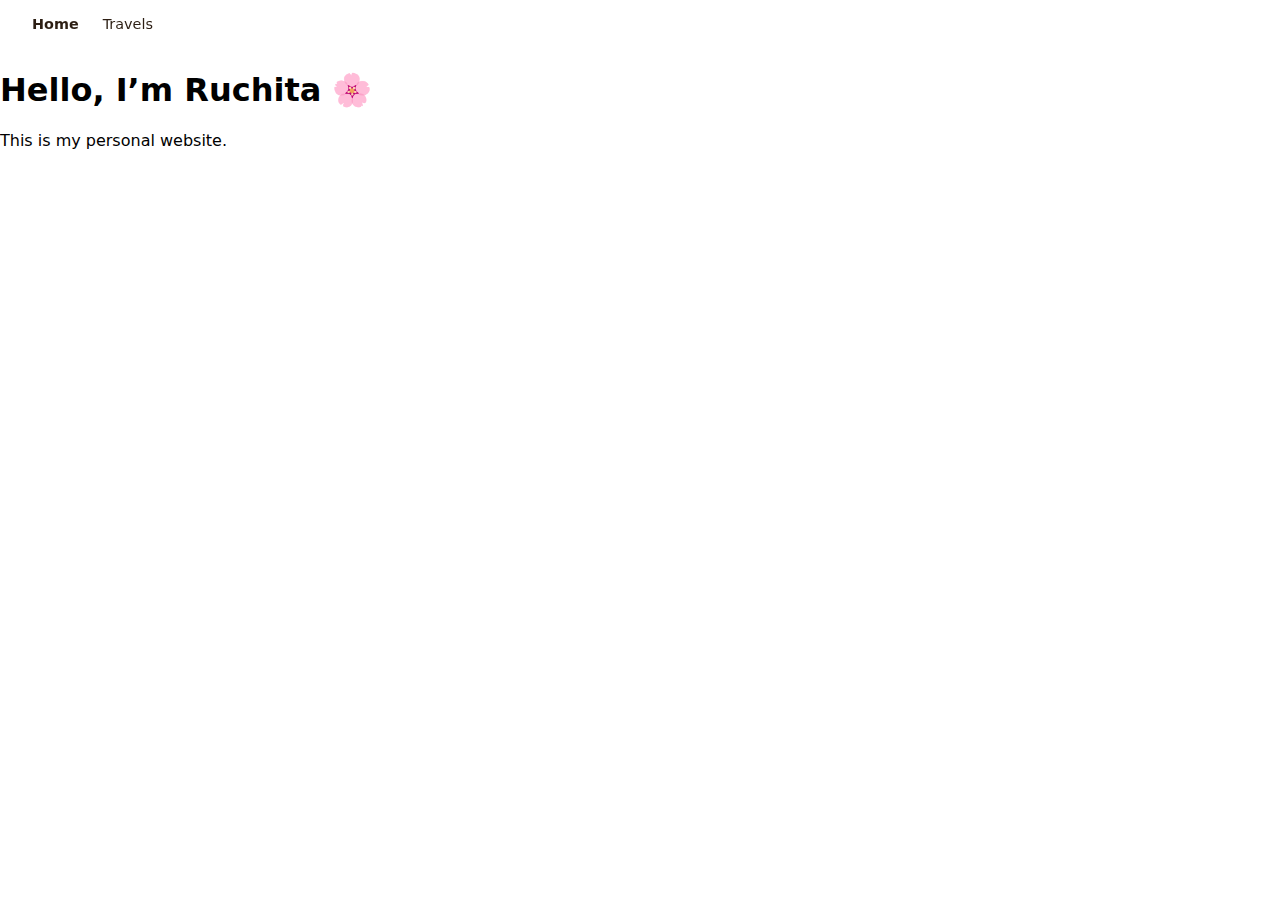
<file: index.html>
<!DOCTYPE html>
<html lang="en">
<head>
  <meta charset="UTF-8" />
  <title>Ruchita Natarajan</title>
  <meta name="viewport" content="width=device-width, initial-scale=1.0" />

  <link href="https://fonts.googleapis.com/css2?family=Shadows+Into+Light&display=swap" rel="stylesheet">
  <link rel="stylesheet" href="css/index.css">
</head>
<body>


<main>
  <h1>Hello, I’m Ruchita 🌸</h1>
  <p>This is my personal website.</p>
</main>
<script src="/js/nav.js"></script>

</body>
</html>
</file>
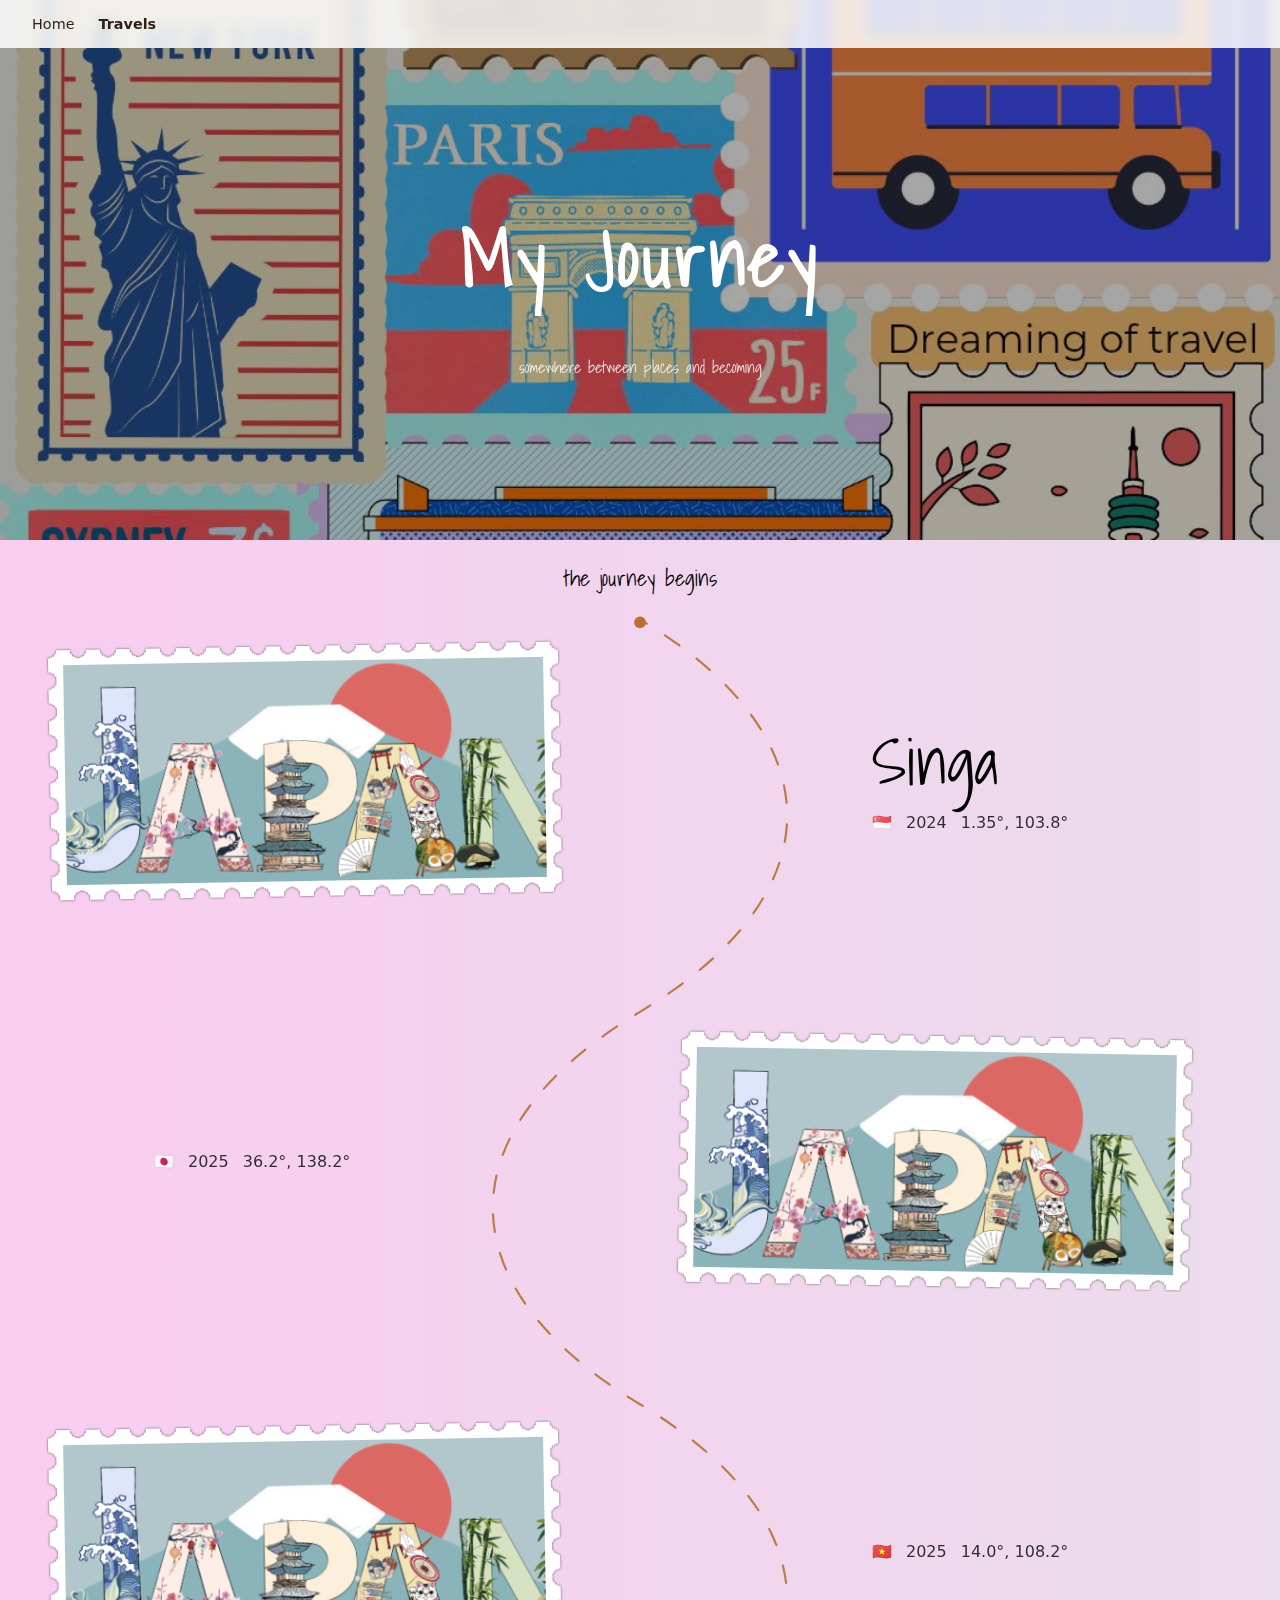
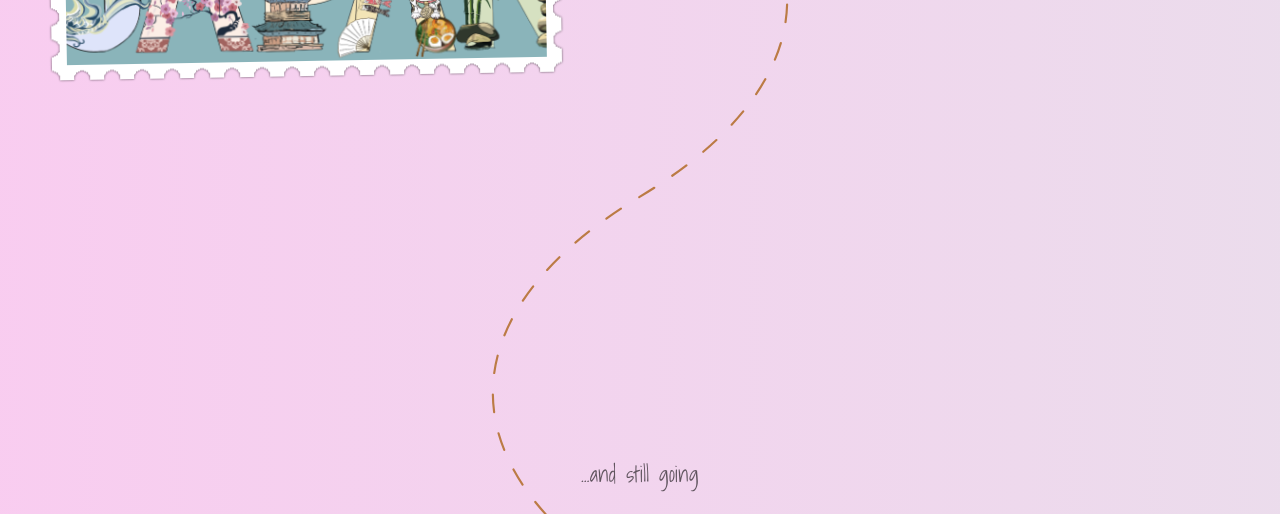
<file: travel.html>
<!DOCTYPE html>
<html lang="en">
<head>
  <meta charset="UTF-8" />
  <title>My Journey</title>
  <meta name="viewport" content="width=device-width, initial-scale=1.0" />

  <link href="https://fonts.googleapis.com/css2?family=Shadows+Into+Light&display=swap" rel="stylesheet">
  <link rel="stylesheet" href="css/travel.css">
</head>
<body>
 

<header class="hero">
  <h1>My Journey</h1>
  <p>somewhere between places and becoming</p>

</header>
<section class="journey-wrap">  
<main class="journey">
  <p class="intro journey-intro">the journey begins</p>
 
  <svg id="journey-svg"></svg>

  <div id="countries"></div>

</main>

<script src="js/travel.js"></script>
<p class="journey-end">…and still going</p>
</section>
<script src="/js/nav.js"></script>

</body>
</html>
</file>
<file: css/index.css>
/* .stop {
  display: grid;
  grid-template-columns: 1fr 1fr;
  margin-bottom: 80px;
}

.stop.left .content {
  grid-column: 1;
  justify-self: end;
  margin-right: 60px;
}

.stop.right .content {
  grid-column: 2;
  justify-self: start;
  margin-left: 60px;
}

.content {
  position: relative;
  background: white;
  width: 300px;
  padding: 16px;
  border-radius: 16px;
  box-shadow: 0 12px 30px rgba(0,0,0,0.1);
} */

.main-nav {
  position: absolute;
  top: 0;
  left: 0;
  width: 100%;
  z-index: 2000;

  display: flex;
  gap: 24px;
  padding: 16px 32px;

  background: rgba(255,255,255,0.85);
  backdrop-filter: blur(6px);
}

.main-nav a {
  text-decoration: none;
  color: #2d1f14;
  font-size: 0.9rem;
}

.main-nav a.active {
  font-weight: 600;
}
body {
  margin: 0;
  padding-top: 50px;
  font-family: system-ui, sans-serif;
 /* overflow-x: hidden;  */
}

video {
  width: 100%;
  height: auto;
  display: block;
}
</file>
<file: css/travel.css>
* {
  box-sizing: border-box;
}
body {
  margin: 0;
  font-family: system-ui, sans-serif;
    padding: 0;
overflow-x: hidden;
}

/* ================= HERO ================= */

.hero {
  height: 60vh;
  background:
    linear-gradient(rgba(0,0,0,0.35), rgba(0,0,0,0.35)),
    url("../images/hero.jpg") center / cover no-repeat fixed;
  color: white;
  display: flex;
  flex-direction: column;
  justify-content: center;
  text-align: center;
}
.hero h1 {
  font-size: clamp(3rem, 6vw, 5rem);
  letter-spacing: 0.04em;
    font-family: 'Shadows Into Light', cursive;

}
.hero p {
  margin-top: -16px;
  font-family: 'Shadows Into Light', cursive;
  opacity: 0.85;
}

.intro {
  font-family: 'Shadows Into Light', cursive;
  font-size: 1.4rem;
}

/* ================= JOURNEY ================= */

.journey {
  position: relative;
  max-width: 1100px;
  margin: 0 auto;
  padding: 140px 0;
  z-index: 1;

}

.journey-intro {
  text-align: center;
  /* margin-bottom: 40px; */
  margin-top: -120px;
}

.journey-end {
  text-align: center;
  font-family: 'Shadows Into Light', cursive;
  font-size: 1.4rem;
  opacity: 0.6;
  margin-top: 100px;
}
/* ================= SVG PATH ================= */

#journey-svg {
  position: absolute;
  top: 50px;
  left: 50%;
  width: 900px;
  /* height: 5000px;               FIXED — NO SCALING */
  transform: translateX(-50%);
  pointer-events: none;
  z-index: 1;
}

#journey-svg path {
  fill: none;
  stroke: #b67233;
  stroke-width: 2.2;
  stroke-dasharray: 18 22;
  stroke-linecap: round;
    filter: blur(0.4px);
  opacity: 0.9;
}

#journey-svg circle {
  fill: #b67233;
  transform-origin: center;
  /* margin-top: -110px; */
  transform-box: fill-box;
  /* animation: pulse 2s ease-in-out infinite; */

}

/* ================= COUNTRIES ================= */

#countries {
  position: relative;
  z-index: 2;
}

.country {
  display: block;
  margin: 140px 0;
  text-decoration: none;
  color: inherit;
}


.country-inner {
  display: grid;
  grid-template-columns: 1fr 1fr;
  gap: 80px;
  align-items: center;
  transition: transform 0.3s ease;
}

.country:hover .country-inner {
  transform: scale(1.03);
}

/* Alternation */
.country:nth-child(odd) .country-inner {
  grid-template-areas: "image text";
}

.country:nth-child(even) .country-inner {
  grid-template-areas: "text image";
}

/* ================= IMAGE ================= */

.country img {
  grid-area: image;
  width: 100%;
  max-width: 820px;
  /* aspect-ratio: 4 / 3; */
  object-fit: cover;
  display: block;
  height:250px;
  /* border-radius: 12px; */
  /* box-shadow:
    0 12px 30px rgba(0,0,0,0.12),
    0 2px 6px rgba(0,0,0,0.08); */
          --r: 15px; 
  padding: var(--r);
  filter: grayscale(.2) drop-shadow(0 0 1px #0005) drop-shadow(0 0 1px #0005);
  background: 
    radial-gradient(50% 50%,#0000 55%,#fff 55%) round 
     var(--r) var(--r)/calc(2*var(--r)) calc(2*var(--r));
}

/* Pull image toward curve */
.country:nth-child(odd) img {
  margin-left: clamp(-40px, -4vw, -90px);
   transform: rotate(-1deg);
}

.country:nth-child(even) img {
  margin-right: clamp(-40px, -4vw, -90px);
    transform: rotate(1deg);

}

/* ================= TEXT ================= */

.country-text {
  grid-area: text;
    --offset: clamp(36px, 5vw, 96px);

}

.country:nth-child(odd) .country-text {
  margin-left: calc(3 * var(--offset));
}

.country:nth-child(even) .country-text {
  margin-left: calc(1 * var(--offset));
}

.country-name {
  font-family: 'Shadows Into Light', cursive;
  font-size: 4rem;
  white-space: nowrap;
}

.country-meta {
  display: flex;
  gap: 14px;
  font-size: 1rem;
  opacity: 0.8;
}
#countries .country:nth-child(1) {
  margin-top: 50px;
}
#countries .country:nth-child(2) {
  margin-top: 100px;
}
/* Push countries down after second */
#countries .country:nth-child(n+3) {
  margin-top: 10px;
}



 .journey-wrap {
  position: relative;
  width: 100%;
  overflow: hidden;
}
.journey-wrap {
  position: relative;
  width: 100%;
  overflow: hidden;
}

/* animated gradient background */
.journey-wrap::before {
  content: "";
  position: absolute;
  inset: 0;
  z-index: 0;
  pointer-events: none;

  background: linear-gradient(
    90deg,
    #f7c0ec,
    #e1dae6,
    #c9def4,
    #96c6ea
  );
  background-size: 400% 400%;   /* 👈 IMPORTANT */
  animation: journeyGradient 20s ease infinite;

  opacity: 0.8;
}


@keyframes journeyGradient {
  0% {background-position: 0% 50%;}
  50% {background-position: 100% 50%;}
  100% {background-position: 0% 50%;}}

.main-nav {
  position: absolute;
  top: 0;
  left: 0;
  width: 100%;
  z-index: 2000;

  display: flex;
  gap: 24px;
  padding: 16px 32px;

  background: rgba(255,255,255,0.85);
  backdrop-filter: blur(6px);
}

.main-nav a {
  text-decoration: none;
  color: #2d1f14;
  font-size: 0.9rem;
}

.main-nav a.active {
  font-weight: 600;
}


@media (max-width: 1200px) {

  .country-inner {
    gap: 100px; /* was 80px */
  }

  .country img {
    max-width: 420px; /* shrink image */
    height: 220px;

  }

  /* Reduce pull toward curve */
  .country:nth-child(odd) img {
    margin-left: clamp(20px, 2vw, 40px);
  }

  .country:nth-child(even) img {
    margin-right: clamp(-20px, -2vw, -40px);
  }

  /* Bring text closer to center */
  .country-text {
    --offset: clamp(80px, 3vw, 48px);
  }

  .country:nth-child(odd) .country-text {
    margin-left: calc(2 * var(--offset));
  }

  .country:nth-child(2) .country-text {
    margin-left: calc(1 * var(--offset));
  }
    .country:nth-child(odd) .country-text {
    margin-left: calc(2 * var(--offset));
  }
.journey-end {
  margin-top: 40px;
}
}
@media (max-width: 900px) {

  .country-inner {
    gap: 5px; /* was 80px */
  }

  .country img {
    max-width: 400px; /* shrink image */
    height: 200px;
  }

  /* Reduce pull toward curve */
  .country:nth-child(odd) img {
    margin-left: clamp(30px, 5vw, 700px);
  }

  .country:nth-child(even) img {
    margin-right: clamp(30px, -5vw, -700px);
  }

  /* Bring text closer to center */
  .country-text {
    --offset: clamp(30px, 5vw, 708px);
  }

    .country:nth-child(even) .country-text {
    margin-right: calc(2 * var(--offset));
  }
    .country:nth-child(odd) .country-text {
    margin-left: calc(2 * var(--offset));
  }
.journey-end {
  margin-top: -200px;
}
  #journey-svg {
    display: none;
  }

}
/* ================= MOBILE ================= */

@media (max-width: 767px) {
  #journey-svg {
    display: none;
  }

  .country-inner {
    grid-template-columns: 1fr;
    /* gap: 25px; */
     text-align: center;
    justify-items: center;
  }

  .country img {
    display: none;
  }
    .country-text {
    --offset: clamp(30px, 5vw, 708px);

  }

    .country:nth-child(odd) .country-text {
    margin-right: calc(3.6 * var(--offset));
  }
  .country:nth-child(n+2) .country-text {
    margin-top:-100px;
  }
  
  .country-name {
    font-size: 3rem;
  }
  .journey-end {
  margin-top: -200px;
}
}
</file>
